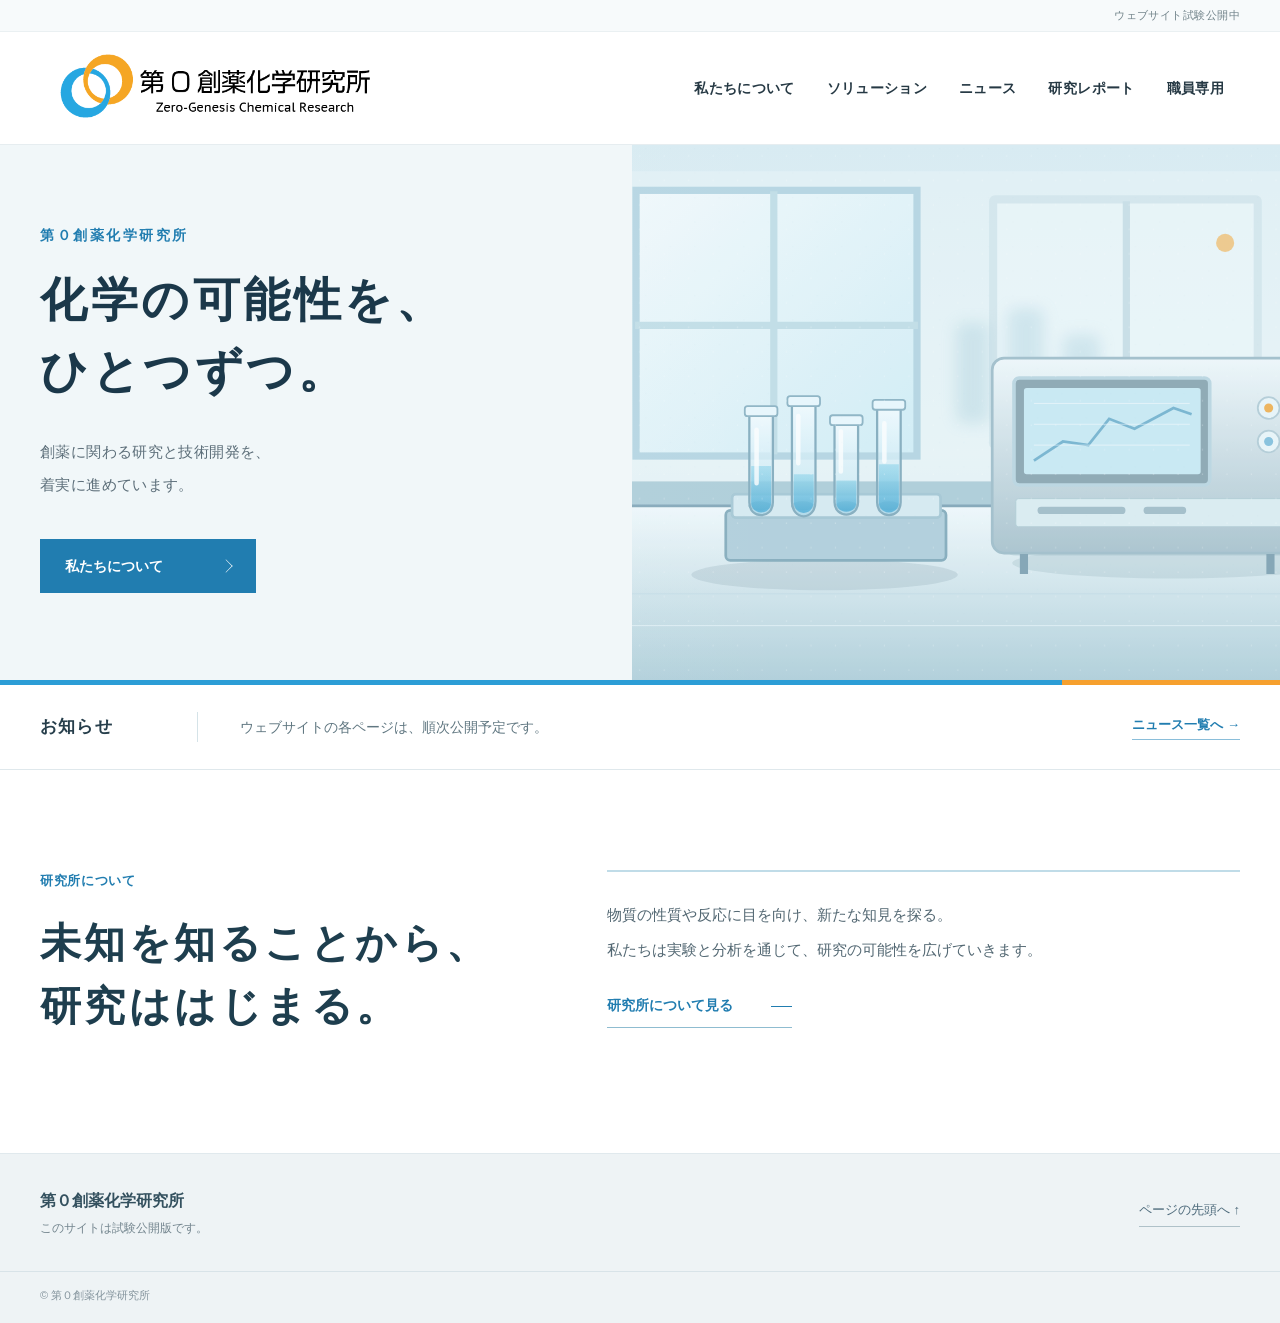
<file: index.html>
<!doctype html>
<html lang="ja">
<head>
  <meta charset="utf-8">
  <meta name="viewport" content="width=device-width, initial-scale=1">
  <meta name="theme-color" content="#ffffff">
  <meta name="description" content="第０創薬化学研究所のウェブサイト。現在、試験公開中です。">
  <title>第０創薬化学研究所</title>
  <link rel="icon" type="image/png" href="image/soyaku_logo.png">
  <link rel="stylesheet" href="css/style.css">
  <script src="js/main.js" defer></script>
</head>
<body>
  <div class="utility"><div class="container">ウェブサイト試験公開中</div></div>
  <header class="site-header">
    <div class="container header-layout">
      <a class="site-logo" href="index.html" aria-label="第０創薬化学研究所 トップページ"><img src="image/soyaku_logo.png" alt="第０創薬化学研究所" width="618" height="165"></a>
      <button class="menu-toggle" type="button" aria-label="メニューを開く" aria-expanded="false" aria-controls="main-nav" data-menu-toggle><span class="bar"></span><span class="bar"></span><span class="bar"></span></button>
      <nav id="main-nav" class="nav" aria-label="メインメニュー" data-main-nav>
        <a href="about.html">私たちについて</a>
        <a href="solutions.html">ソリューション</a>
        <a href="news.html">ニュース</a>
        <a href="reports.html">研究レポート</a>
        <a href="staff.html">職員専用</a>
      </nav>
    </div>
  </header>
  <main id="top">
    <section class="hero" aria-labelledby="hero-title">
      <div class="hero-photo"><img src="image/hero_laboratory.svg" alt="実験器具と分析装置を表現した研究室のイラスト" width="850" height="590"></div>
      <div class="container hero-grid">
        <div class="hero-copy">
          <p class="hero-kicker">第０創薬化学研究所</p>
          <h1 id="hero-title">化学の可能性を、<br>ひとつずつ。</h1>
          <p class="hero-description">創薬に関わる研究と技術開発を、<br>着実に進めています。</p>
          <a class="hero-link" href="about.html">私たちについて</a>
        </div>
      </div>
    </section>
    <div class="color-rule" aria-hidden="true"></div>
    <section class="newsbar" aria-labelledby="news-heading">
      <div class="container newsbar-layout">
        <h2 id="news-heading">お知らせ</h2>
        <p>ウェブサイトの各ページは、順次公開予定です。</p>
        <a href="news.html">ニュース一覧へ →</a>
      </div>
    </section>
    <section class="section-intro" aria-labelledby="intro-title">
      <div class="container intro-grid">
        <div>
          <p class="section-eyebrow">研究所について</p>
          <h2 id="intro-title">未知を知ることから、<br>研究ははじまる。</h2>
        </div>
        <div class="section-detail">
          <p>物質の性質や反応に目を向け、新たな知見を探る。<br>私たちは実験と分析を通じて、研究の可能性を広げていきます。</p>
          <a class="text-link" href="about.html">研究所について見る</a>
        </div>
      </div>
    </section>
  </main>
  <footer class="site-footer">
    <div class="container footer-row">
      <div><div class="footer-name">第０創薬化学研究所</div><p class="footer-note">このサイトは試験公開版です。</p></div>
      <a class="footer-back" href="#top">ページの先頭へ ↑</a>
    </div>
    <div class="footer-bar"><div class="container">© 第０創薬化学研究所</div></div>
  </footer>
</body>
</html>
</file>
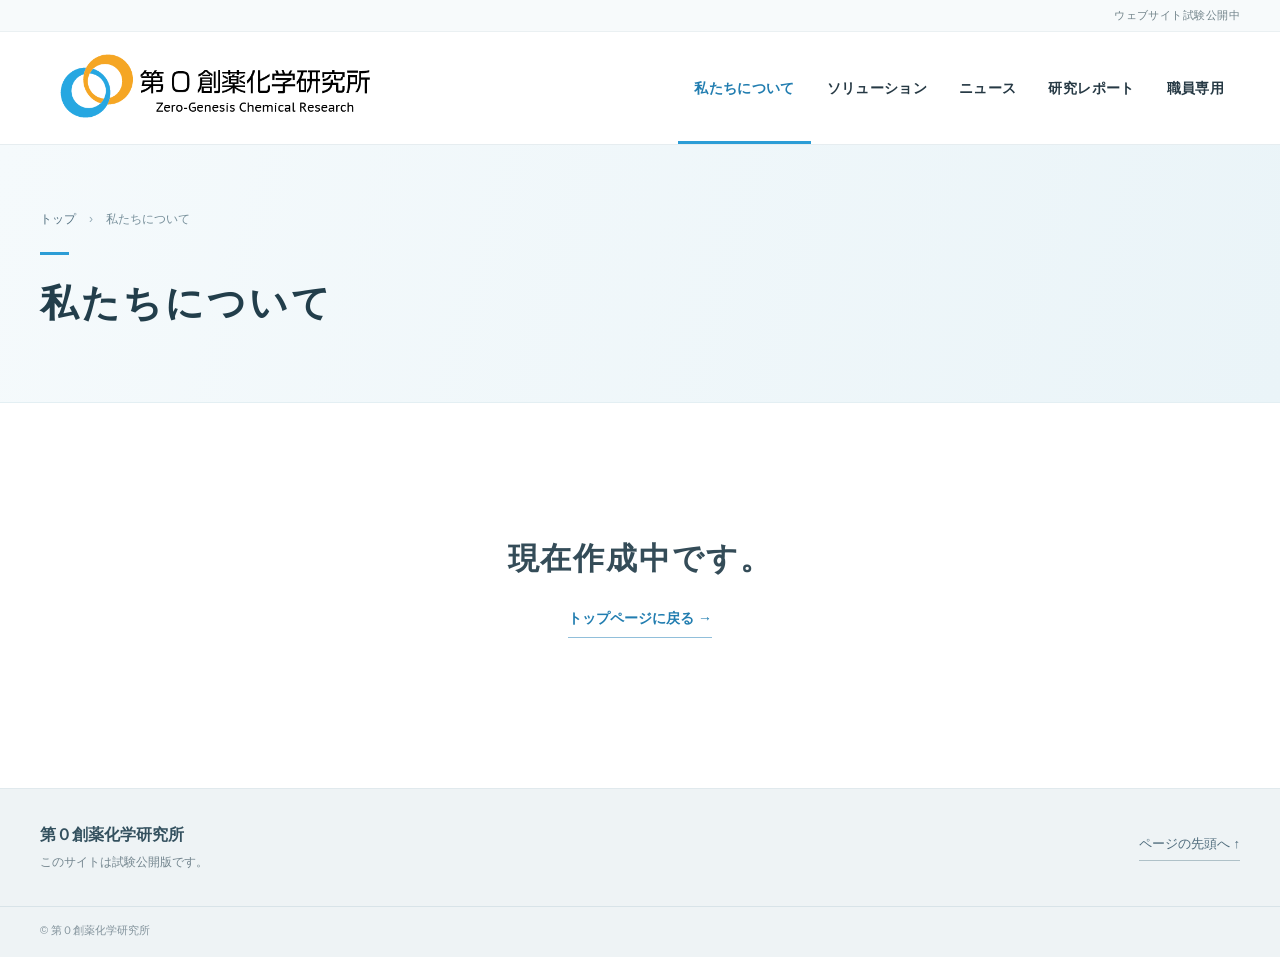
<file: about.html>
<!doctype html>
<html lang="ja">
<head>
  <meta charset="utf-8">
  <meta name="viewport" content="width=device-width, initial-scale=1">
  <meta name="theme-color" content="#ffffff">
  <meta name="description" content="第０創薬化学研究所の私たちについて。現在作成中です。">
  <title>私たちについて｜第０創薬化学研究所</title>
  <link rel="icon" type="image/png" href="image/soyaku_logo.png">
  <link rel="stylesheet" href="css/style.css">
  <script src="js/main.js" defer></script>
</head>
<body>
  <div class="utility"><div class="container">ウェブサイト試験公開中</div></div>
  <header class="site-header">
    <div class="container header-layout">
      <a class="site-logo" href="index.html" aria-label="第０創薬化学研究所 トップページ"><img src="image/soyaku_logo.png" alt="第０創薬化学研究所" width="618" height="165"></a>
      <button class="menu-toggle" type="button" aria-label="メニューを開く" aria-expanded="false" aria-controls="main-nav" data-menu-toggle><span class="bar"></span><span class="bar"></span><span class="bar"></span></button>
      <nav id="main-nav" class="nav" aria-label="メインメニュー" data-main-nav>
        <a href="about.html" aria-current="page">私たちについて</a>
        <a href="solutions.html">ソリューション</a>
        <a href="news.html">ニュース</a>
        <a href="reports.html">研究レポート</a>
        <a href="staff.html">職員専用</a>
      </nav>
    </div>
  </header>
  <main id="top">
    <section class="page-banner"><div class="container page-banner-body">
      <nav class="crumbs" aria-label="現在のページ"><a href="index.html">トップ</a><span class="sep">›</span><span aria-current="page">私たちについて</span></nav>
      <h1 class="page-title">私たちについて</h1>
    </div></section>
    <div class="container placeholder">
      <p class="placeholder-title">現在作成中です。</p>
      <a class="placeholder-return" href="index.html">トップページに戻る →</a>
    </div>
  </main>
  <footer class="site-footer">
    <div class="container footer-row"><div><div class="footer-name">第０創薬化学研究所</div><p class="footer-note">このサイトは試験公開版です。</p></div><a class="footer-back" href="#top">ページの先頭へ ↑</a></div>
    <div class="footer-bar"><div class="container">© 第０創薬化学研究所</div></div>
  </footer>
</body>
</html>
</file>
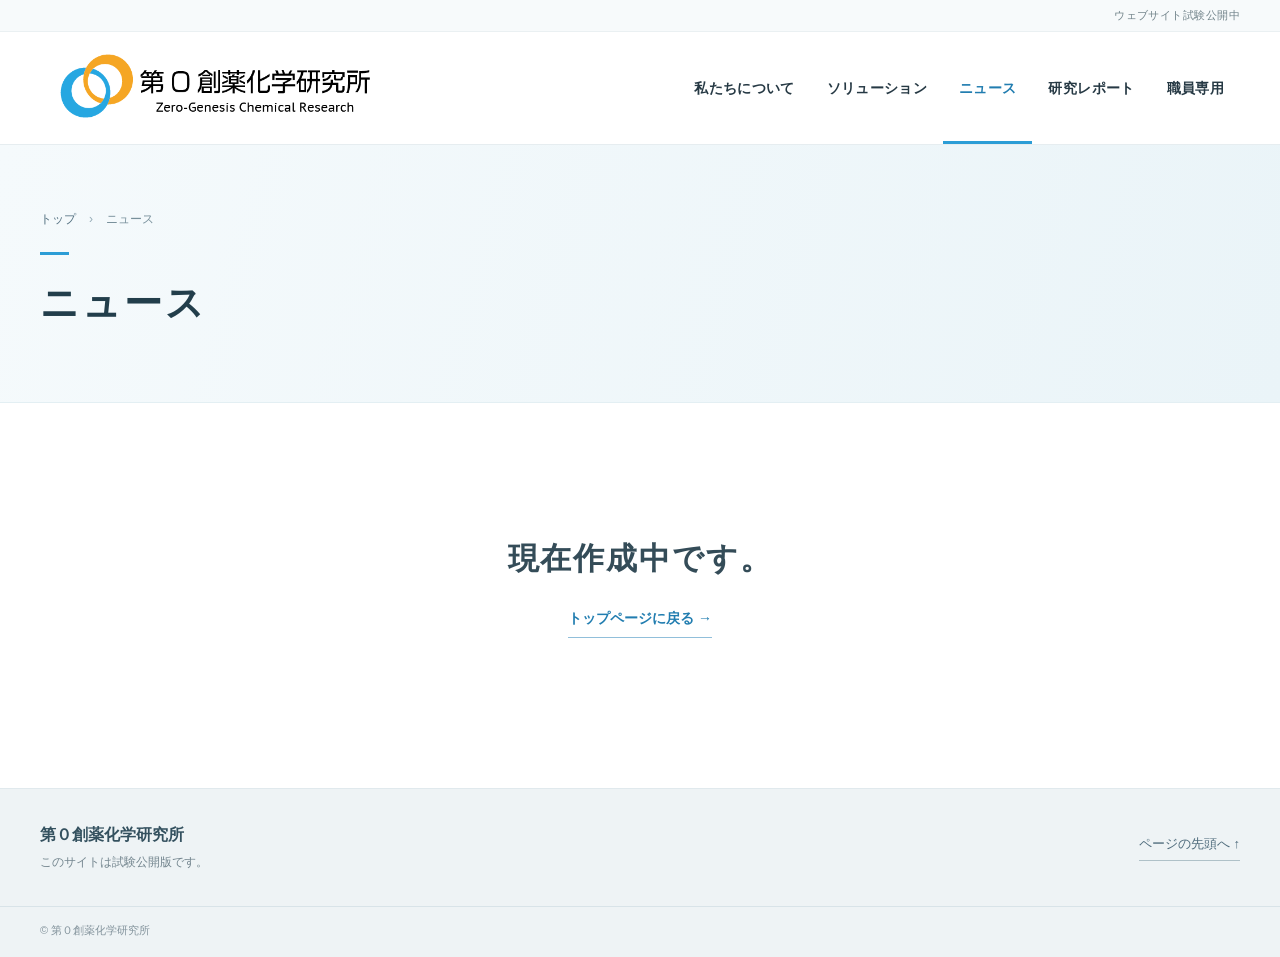
<file: news.html>
<!doctype html>
<html lang="ja">
<head>
  <meta charset="utf-8">
  <meta name="viewport" content="width=device-width, initial-scale=1">
  <meta name="theme-color" content="#ffffff">
  <meta name="description" content="第０創薬化学研究所のニュース。現在作成中です。">
  <title>ニュース｜第０創薬化学研究所</title>
  <link rel="icon" type="image/png" href="image/soyaku_logo.png">
  <link rel="stylesheet" href="css/style.css">
  <script src="js/main.js" defer></script>
</head>
<body>
  <div class="utility"><div class="container">ウェブサイト試験公開中</div></div>
  <header class="site-header">
    <div class="container header-layout">
      <a class="site-logo" href="index.html" aria-label="第０創薬化学研究所 トップページ"><img src="image/soyaku_logo.png" alt="第０創薬化学研究所" width="618" height="165"></a>
      <button class="menu-toggle" type="button" aria-label="メニューを開く" aria-expanded="false" aria-controls="main-nav" data-menu-toggle><span class="bar"></span><span class="bar"></span><span class="bar"></span></button>
      <nav id="main-nav" class="nav" aria-label="メインメニュー" data-main-nav>
        <a href="about.html">私たちについて</a>
        <a href="solutions.html">ソリューション</a>
        <a href="news.html" aria-current="page">ニュース</a>
        <a href="reports.html">研究レポート</a>
        <a href="staff.html">職員専用</a>
      </nav>
    </div>
  </header>
  <main id="top">
    <section class="page-banner"><div class="container page-banner-body">
      <nav class="crumbs" aria-label="現在のページ"><a href="index.html">トップ</a><span class="sep">›</span><span aria-current="page">ニュース</span></nav>
      <h1 class="page-title">ニュース</h1>
    </div></section>
    <div class="container placeholder">
      <p class="placeholder-title">現在作成中です。</p>
      <a class="placeholder-return" href="index.html">トップページに戻る →</a>
    </div>
  </main>
  <footer class="site-footer">
    <div class="container footer-row"><div><div class="footer-name">第０創薬化学研究所</div><p class="footer-note">このサイトは試験公開版です。</p></div><a class="footer-back" href="#top">ページの先頭へ ↑</a></div>
    <div class="footer-bar"><div class="container">© 第０創薬化学研究所</div></div>
  </footer>
</body>
</html>
</file>
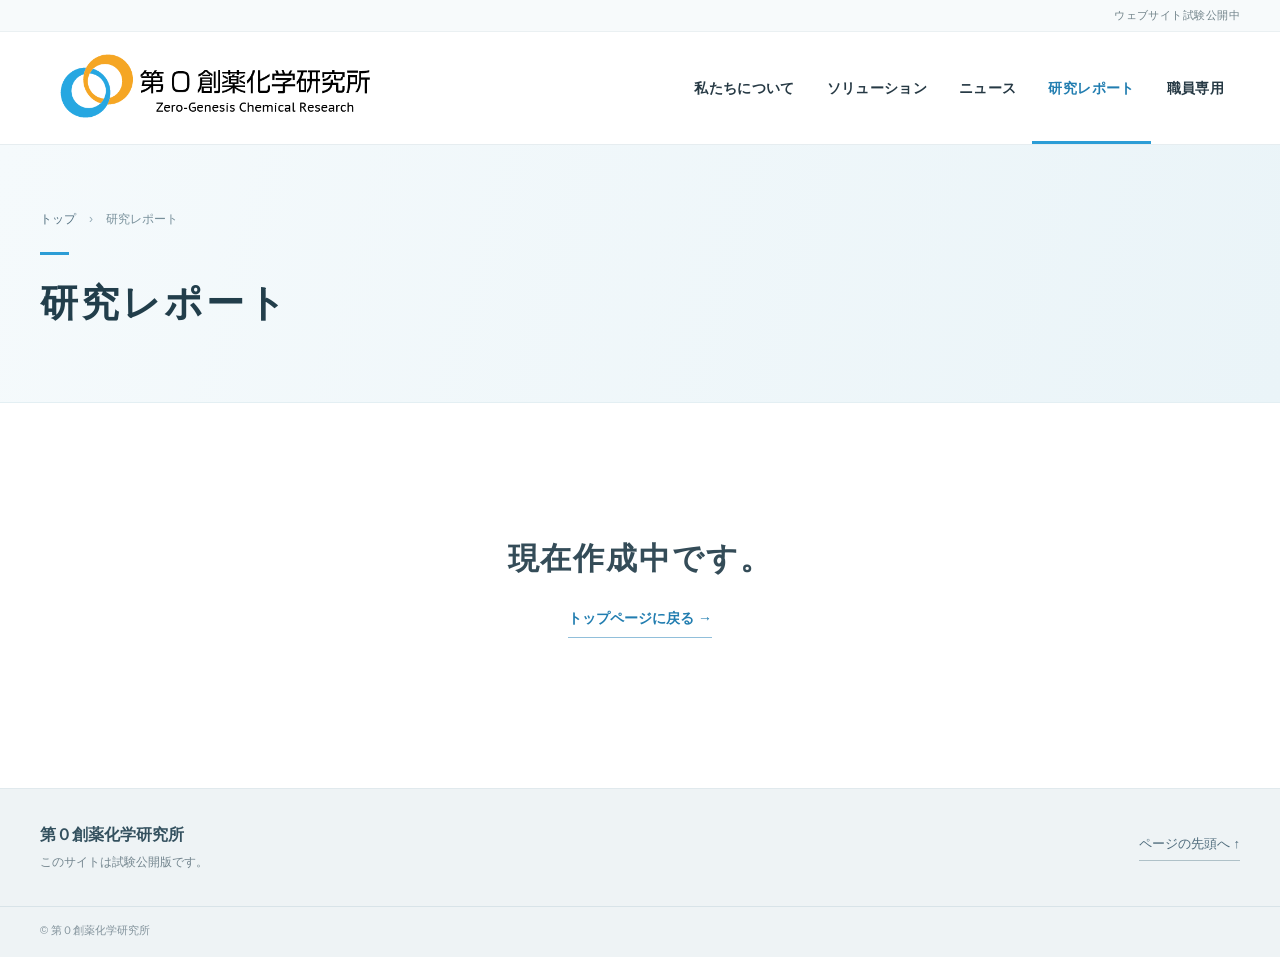
<file: reports.html>
<!doctype html>
<html lang="ja">
<head>
  <meta charset="utf-8">
  <meta name="viewport" content="width=device-width, initial-scale=1">
  <meta name="theme-color" content="#ffffff">
  <meta name="description" content="第０創薬化学研究所の研究レポート。現在作成中です。">
  <title>研究レポート｜第０創薬化学研究所</title>
  <link rel="icon" type="image/png" href="image/soyaku_logo.png">
  <link rel="stylesheet" href="css/style.css">
  <script src="js/main.js" defer></script>
</head>
<body>
  <div class="utility"><div class="container">ウェブサイト試験公開中</div></div>
  <header class="site-header">
    <div class="container header-layout">
      <a class="site-logo" href="index.html" aria-label="第０創薬化学研究所 トップページ"><img src="image/soyaku_logo.png" alt="第０創薬化学研究所" width="618" height="165"></a>
      <button class="menu-toggle" type="button" aria-label="メニューを開く" aria-expanded="false" aria-controls="main-nav" data-menu-toggle><span class="bar"></span><span class="bar"></span><span class="bar"></span></button>
      <nav id="main-nav" class="nav" aria-label="メインメニュー" data-main-nav>
        <a href="about.html">私たちについて</a>
        <a href="solutions.html">ソリューション</a>
        <a href="news.html">ニュース</a>
        <a href="reports.html" aria-current="page">研究レポート</a>
        <a href="staff.html">職員専用</a>
      </nav>
    </div>
  </header>
  <main id="top">
    <section class="page-banner"><div class="container page-banner-body">
      <nav class="crumbs" aria-label="現在のページ"><a href="index.html">トップ</a><span class="sep">›</span><span aria-current="page">研究レポート</span></nav>
      <h1 class="page-title">研究レポート</h1>
    </div></section>
    <div class="container placeholder">
      <p class="placeholder-title">現在作成中です。</p>
      <a class="placeholder-return" href="index.html">トップページに戻る →</a>
    </div>
  </main>
  <footer class="site-footer">
    <div class="container footer-row"><div><div class="footer-name">第０創薬化学研究所</div><p class="footer-note">このサイトは試験公開版です。</p></div><a class="footer-back" href="#top">ページの先頭へ ↑</a></div>
    <div class="footer-bar"><div class="container">© 第０創薬化学研究所</div></div>
  </footer>
</body>
</html>
</file>
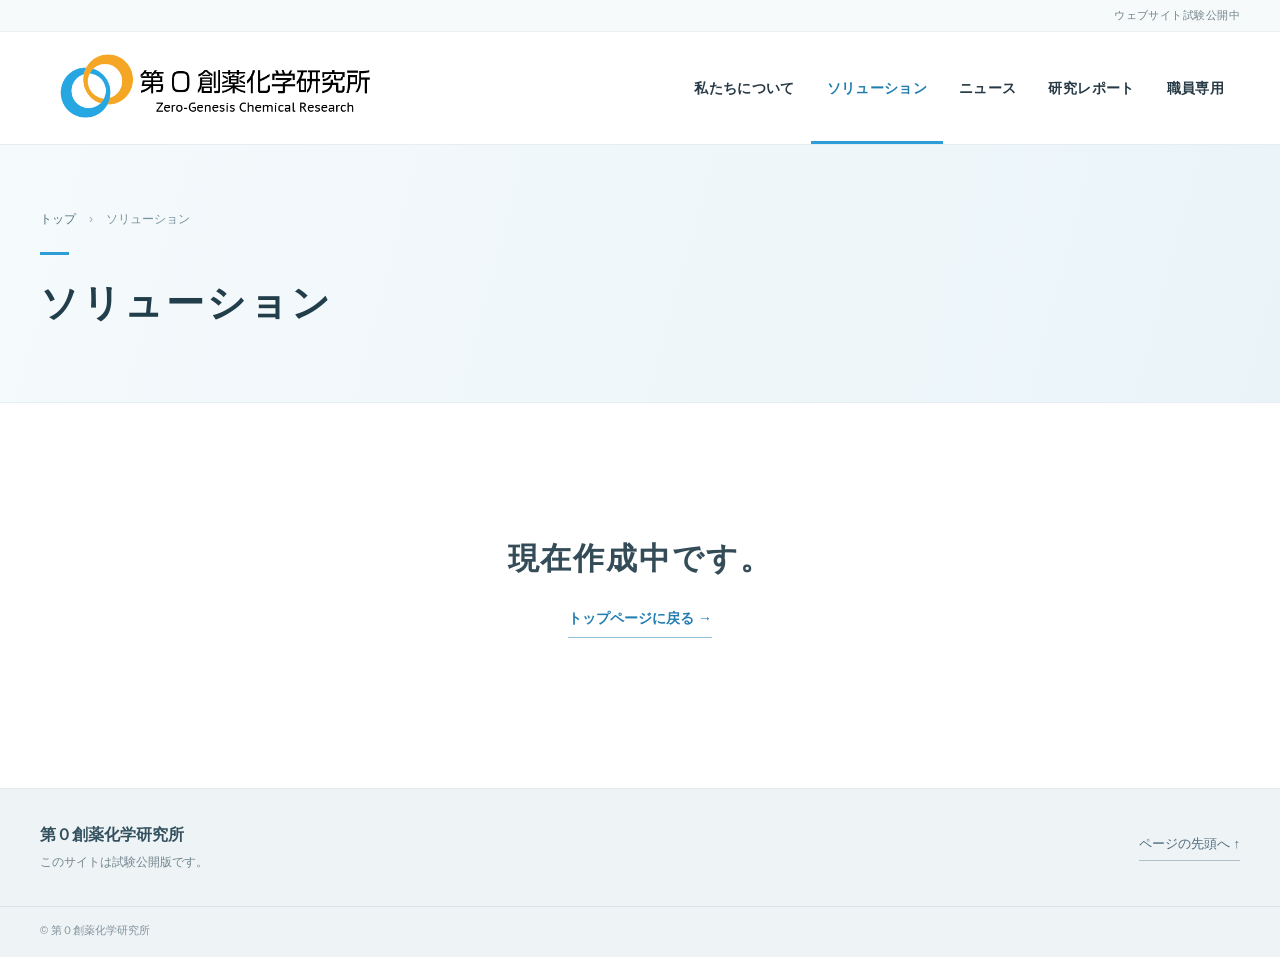
<file: solutions.html>
<!doctype html>
<html lang="ja">
<head>
  <meta charset="utf-8">
  <meta name="viewport" content="width=device-width, initial-scale=1">
  <meta name="theme-color" content="#ffffff">
  <meta name="description" content="第０創薬化学研究所のソリューション。現在作成中です。">
  <title>ソリューション｜第０創薬化学研究所</title>
  <link rel="icon" type="image/png" href="image/soyaku_logo.png">
  <link rel="stylesheet" href="css/style.css">
  <script src="js/main.js" defer></script>
</head>
<body>
  <div class="utility"><div class="container">ウェブサイト試験公開中</div></div>
  <header class="site-header">
    <div class="container header-layout">
      <a class="site-logo" href="index.html" aria-label="第０創薬化学研究所 トップページ"><img src="image/soyaku_logo.png" alt="第０創薬化学研究所" width="618" height="165"></a>
      <button class="menu-toggle" type="button" aria-label="メニューを開く" aria-expanded="false" aria-controls="main-nav" data-menu-toggle><span class="bar"></span><span class="bar"></span><span class="bar"></span></button>
      <nav id="main-nav" class="nav" aria-label="メインメニュー" data-main-nav>
        <a href="about.html">私たちについて</a>
        <a href="solutions.html" aria-current="page">ソリューション</a>
        <a href="news.html">ニュース</a>
        <a href="reports.html">研究レポート</a>
        <a href="staff.html">職員専用</a>
      </nav>
    </div>
  </header>
  <main id="top">
    <section class="page-banner"><div class="container page-banner-body">
      <nav class="crumbs" aria-label="現在のページ"><a href="index.html">トップ</a><span class="sep">›</span><span aria-current="page">ソリューション</span></nav>
      <h1 class="page-title">ソリューション</h1>
    </div></section>
    <div class="container placeholder">
      <p class="placeholder-title">現在作成中です。</p>
      <a class="placeholder-return" href="index.html">トップページに戻る →</a>
    </div>
  </main>
  <footer class="site-footer">
    <div class="container footer-row"><div><div class="footer-name">第０創薬化学研究所</div><p class="footer-note">このサイトは試験公開版です。</p></div><a class="footer-back" href="#top">ページの先頭へ ↑</a></div>
    <div class="footer-bar"><div class="container">© 第０創薬化学研究所</div></div>
  </footer>
</body>
</html>
</file>
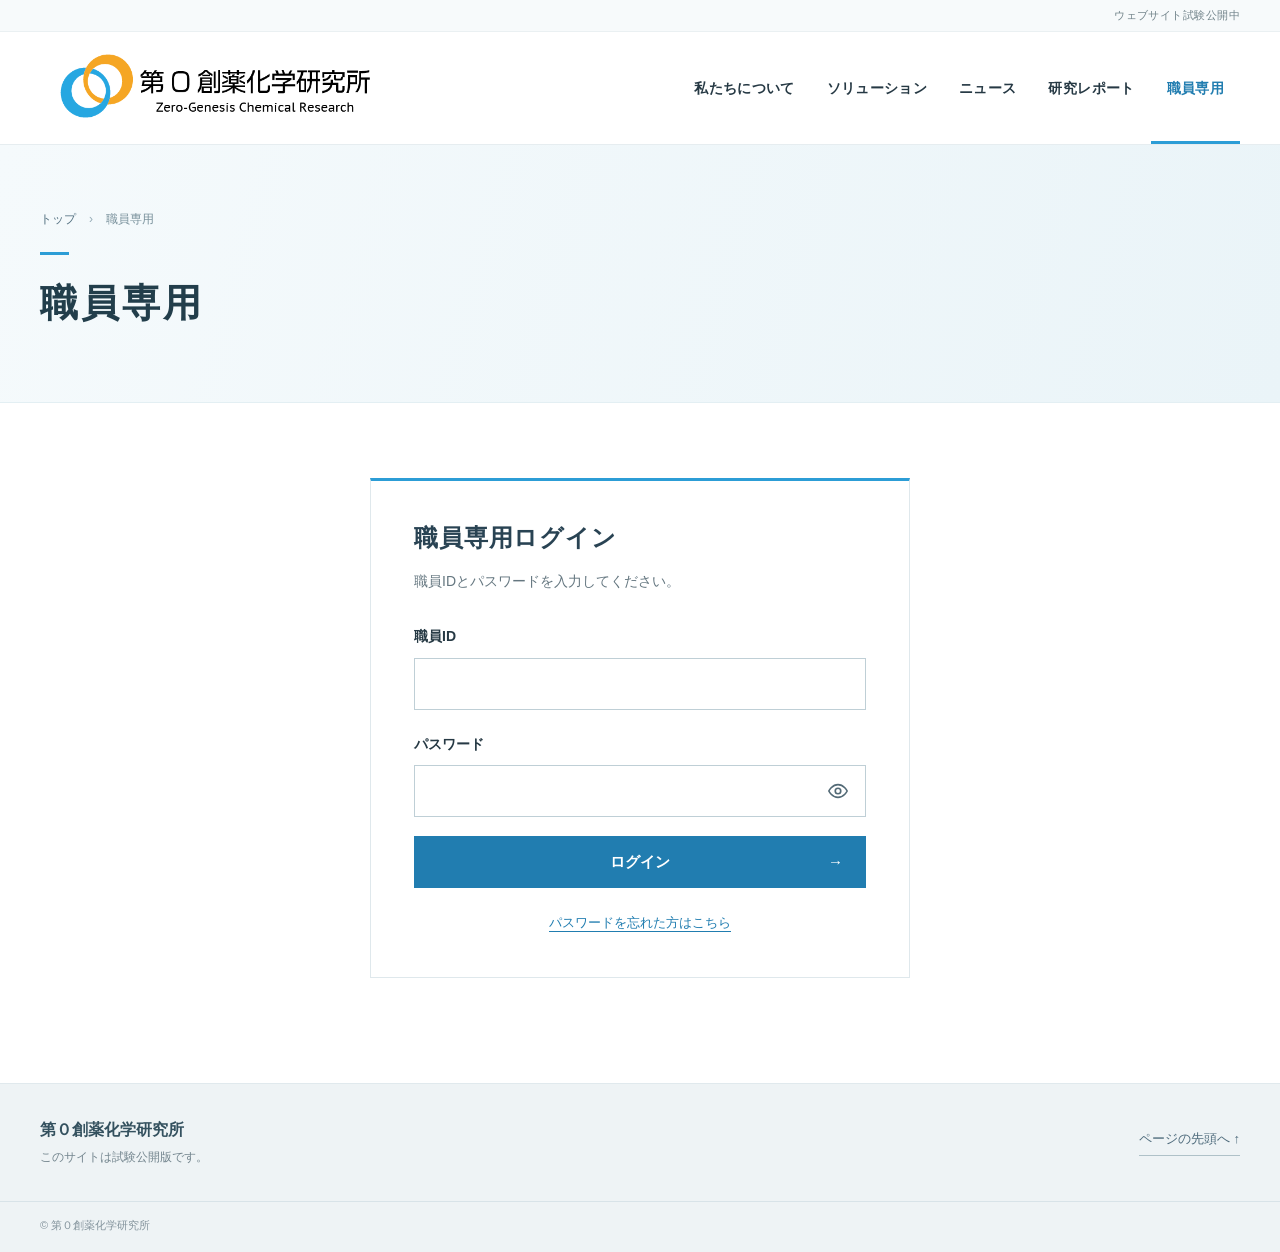
<file: staff.html>
<!doctype html>
<html lang="ja">
<head>
  <meta charset="utf-8">
  <meta name="viewport" content="width=device-width, initial-scale=1">
  <meta name="theme-color" content="#ffffff">
  <meta name="description" content="第０創薬化学研究所の職員専用ログインページ。">
  <title>職員専用｜第０創薬化学研究所</title>
  <link rel="icon" type="image/png" href="image/soyaku_logo.png">
  <link rel="stylesheet" href="css/style.css?v=20261104-login">
  <script src="js/main.js" defer></script>
  <script src="js/staff.js?v=20261104-login" defer></script>
</head>
<body>
  <div class="utility"><div class="container">ウェブサイト試験公開中</div></div>
  <header class="site-header">
    <div class="container header-layout">
      <a class="site-logo" href="index.html" aria-label="第０創薬化学研究所 トップページ"><img src="image/soyaku_logo.png" alt="第０創薬化学研究所" width="618" height="165"></a>
      <button class="menu-toggle" type="button" aria-label="メニューを開く" aria-expanded="false" aria-controls="main-nav" data-menu-toggle><span class="bar"></span><span class="bar"></span><span class="bar"></span></button>
      <nav id="main-nav" class="nav" aria-label="メインメニュー" data-main-nav>
        <a href="about.html">私たちについて</a>
        <a href="solutions.html">ソリューション</a>
        <a href="news.html">ニュース</a>
        <a href="reports.html">研究レポート</a>
        <a href="staff.html" aria-current="page">職員専用</a>
      </nav>
    </div>
  </header>
  <main id="top">
    <section class="page-banner"><div class="container page-banner-body">
      <nav class="crumbs" aria-label="現在のページ"><a href="index.html">トップ</a><span class="sep">›</span><span aria-current="page">職員専用</span></nav>
      <h1 class="page-title">職員専用</h1>
    </div></section>
    <section class="staff-section" aria-label="職員専用ログイン">
      <div class="container">
        <div class="staff-panel" id="staffLoginPanel">
          <h2>職員専用ログイン</h2>
          <p class="staff-lead">職員IDとパスワードを入力してください。</p>
          <form id="staffLoginForm" novalidate>
            <div class="staff-field-group">
              <label class="staff-field-label" for="staffId">職員ID</label>
              <input class="staff-field" id="staffId" name="staffId" type="text" autocomplete="username" autocapitalize="off" spellcheck="false" required aria-describedby="loginError">
            </div>
            <div class="staff-field-group">
              <label class="staff-field-label" for="staffPassword">パスワード</label>
              <div class="staff-password-wrap">
                <input class="staff-field" id="staffPassword" name="password" type="password" autocomplete="current-password" required aria-describedby="loginError">
                <button class="staff-visibility" id="toggleStaffPassword" type="button" aria-label="パスワードを表示" title="パスワードを表示" aria-controls="staffPassword" aria-pressed="false">
                  <svg id="staffEyeOpen" viewBox="0 0 24 24" width="22" height="22" fill="none" stroke="currentColor" stroke-width="1.8" stroke-linecap="round" stroke-linejoin="round" aria-hidden="true"><path d="M2 12s3.5-7 10-7 10 7 10 7-3.5 7-10 7S2 12 2 12Z"/><circle cx="12" cy="12" r="3"/></svg>
                  <svg id="staffEyeClosed" viewBox="0 0 24 24" width="22" height="22" fill="none" stroke="currentColor" stroke-width="1.8" stroke-linecap="round" stroke-linejoin="round" aria-hidden="true" hidden><path d="M3 3 21 21"/><path d="M10.6 5.1A10.4 10.4 0 0 1 12 5c6.5 0 10 7 10 7a17.1 17.1 0 0 1-3.1 4.1"/><path d="M6.4 6.5C3.5 8.3 2 12 2 12s3.5 7 10 7a10 10 0 0 0 4.3-.9"/><path d="M10 10a3 3 0 0 0 4 4"/></svg>
                </button>
              </div>
            </div>
            <p class="staff-error" id="loginError" role="alert" hidden></p>
            <button type="submit" class="staff-submit">ログイン<span aria-hidden="true">→</span></button>
          </form>
          <a href="#password-help" class="forgot-link" id="openPasswordHelp">パスワードを忘れた方はこちら</a>
        </div>
        <div class="staff-records" id="staffSuccessPanel" hidden>
          <div class="staff-records-heading">
            <div>
              <h2 id="staffRecordsTitle" tabindex="-1">研究記録</h2>
              <p>共有履歴</p>
            </div>
            <span class="staff-record-count">1件</span>
          </div>
          <article class="staff-record-entry" aria-label="共有された研究記録">
            <div class="staff-record-summary">
              <span class="staff-record-symbol" aria-hidden="true">
                <svg width="22" height="22" viewBox="0 0 24 24" fill="none" stroke="currentColor" stroke-width="1.7" stroke-linecap="round" stroke-linejoin="round"><path d="M12 16V3m0 0L7 8m5-5 5 5"/><path d="M4 14v5a2 2 0 0 0 2 2h12a2 2 0 0 0 2-2v-5"/></svg>
              </span>
              <div>
                <p class="staff-record-activity">研究記録を共有しました。</p>
                <p class="staff-record-kind">共有ファイル</p>
              </div>
            </div>
            <div class="staff-record-image-wrap" id="evidenceImageWrap">
              <img id="evidenceImage" src="image/evidence.png" alt="共有された研究記録" loading="eager" decoding="async">
              <p class="staff-record-missing" id="evidenceMissing" role="status" hidden>研究記録の画像は現在準備中です。</p>
            </div>
            <a class="staff-record-view" id="evidenceView" href="image/evidence.png" target="_blank" rel="noopener noreferrer">画像を拡大して見る<span aria-hidden="true">↗</span></a>
          </article>
        </div>
      </div>
    </section>
  </main>
  <dialog class="security-dialog" id="passwordHelpDialog" aria-labelledby="securityDialogTitle">
    <div class="security-dialog-header">
      <h2 id="securityDialogTitle">パスワードを忘れた方へ</h2>
      <button type="button" id="closePasswordHelp" class="security-close" aria-label="閉じる">×</button>
    </div>
    <div class="security-dialog-content">
      <div id="securityGallery" class="security-gallery" tabindex="0" role="region" aria-roledescription="カルーセル" aria-label="パスワードに関するご案内">
        <div id="securitySlides" class="security-slides"></div>
      </div>
      <p class="security-gallery-message" id="securityGalleryMessage" role="status" hidden></p>
      <div class="security-controls" id="securityControls" hidden>
        <button type="button" class="security-arrow" id="securityPrev" aria-label="前の画像へ"><svg viewBox="0 0 24 24" width="20" height="20" fill="none" stroke="currentColor" stroke-width="1.8" aria-hidden="true"><path d="M15 4 7 12l8 8" /></svg></button>
        <div class="security-progress">
          <span class="security-count" id="securityCount" aria-live="polite"></span>
          <div class="security-dots" id="securityDots" aria-label="画像の位置"></div>
        </div>
        <button type="button" class="security-arrow" id="securityNext" aria-label="次の画像へ"><svg viewBox="0 0 24 24" width="20" height="20" fill="none" stroke="currentColor" stroke-width="1.8" aria-hidden="true"><path d="M9 4 17 12l-8 8" /></svg></button>
      </div>
    </div>
  </dialog>
  <footer class="site-footer">
    <div class="container footer-row"><div><div class="footer-name">第０創薬化学研究所</div><p class="footer-note">このサイトは試験公開版です。</p></div><a class="footer-back" href="#top">ページの先頭へ ↑</a></div>
    <div class="footer-bar"><div class="container">© 第０創薬化学研究所</div></div>
  </footer>
</body>
</html>
</file>
<file: css/style.css>
@charset "UTF-8";
:root {
  --ink: #263944;
  --ink-deep: #16394b;
  --muted: #657780;
  --line: #dfe8ec;
  --pale: #f5f8f9;
  --blue: #2c9dd6;
  --blue-deep: #217db0;
  --blue-wash: #edf6fa;
  --orange: #f6a02e;
  --paper: #ffffff;
  font-family: "Yu Gothic", "YuGothic", "Noto Sans JP", "Hiragino Kaku Gothic ProN", "Hiragino Sans", Meiryo, sans-serif;
  color: var(--ink);
  color-scheme: light;
}
*, *::before, *::after { box-sizing: border-box; }
html { scroll-behavior: smooth; }
body { background: var(--paper); margin: 0; font-size: 15px; line-height: 1.75; -webkit-font-smoothing: antialiased; }
a { color: inherit; text-decoration: none; }
button { font: inherit; }
img { max-width: 100%; }
:focus-visible { outline: 3px solid #6db9e0; outline-offset: 4px; }
.container { width: min(100% - 80px, 1200px); margin-inline: auto; }
.sr-only { position: absolute; width:1px; height:1px; padding:0; margin:-1px; overflow:hidden; clip:rect(0,0,0,0); white-space:nowrap; border:0; }
.utility { height: 32px; border-bottom: 1px solid #eaf0f2; background: #f7fafb; font-size: 11px; color: #71838a; }
.utility .container { height: 100%; display: flex; align-items: center; justify-content: flex-end; letter-spacing: .04em; }
.site-header { background: white; border-bottom: 1px solid #e6edf0; position: relative; z-index: 30; }
.header-layout { display:flex; justify-content:space-between; align-items:center; gap: 28px; min-height: 112px; }
.site-logo { display:block; flex: 0 0 auto; width: clamp(280px, 29vw, 350px); }
.site-logo img { display:block; width:100%; height:auto; }
.nav { display:flex; align-items:stretch; align-self:stretch; }
.nav a { display:flex; align-items:center; justify-content:center; white-space:nowrap; text-align:center; padding: 0 clamp(11px,1.25vw,20px); font-size: 14px; font-weight:700; letter-spacing:.025em; border-bottom: 3px solid transparent; padding-top: 3px; transition: color .2s, border-color .2s; }
.nav a:hover, .nav a[aria-current="page"] { border-bottom-color: var(--blue); color: var(--blue-deep); }
.menu-toggle { display:none; border:1px solid #dbe5e9; background:white; border-radius: 2px; width:48px; height:45px; align-items:center; justify-content:center; padding:11px; flex-direction:column; gap:6px; cursor:pointer; }
.menu-toggle .bar { display:block; width:22px; height:2px; background:#294553; transition:transform .22s, opacity .22s; }
.menu-toggle[aria-expanded="true"] .bar:nth-child(1) { transform:translateY(8px) rotate(45deg); }
.menu-toggle[aria-expanded="true"] .bar:nth-child(2) { opacity:0; }
.menu-toggle[aria-expanded="true"] .bar:nth-child(3) { transform:translateY(-8px) rotate(-45deg); }
.hero { position:relative; overflow:hidden; isolation:isolate; background:#f1f7f9; }
.hero-grid { display:grid; grid-template-columns: 49% 51%; min-height: 535px; }
.hero-copy { z-index:2; display:flex; flex-direction:column; justify-content:center; padding:68px 24px 77px 0; }
.hero-kicker { color:var(--blue-deep); font-size:14px; letter-spacing:.18em; font-weight:700; margin:0 0 18px; }
.hero h1 { color:#1b384a; font-size: clamp(34px,3.65vw,53px); line-height:1.52; letter-spacing:.075em; font-weight:700; margin:0 0 29px; }
.hero-description { font-size:15px; line-height:2.15; margin:0; color:#5c6e79; letter-spacing:.025em; }
.hero-photo { position:absolute; height:100%; top:0; right:0; width:50.6%; background:linear-gradient(135deg,#e7f3f7,#bfdbe6); }
.hero-photo::before { content:""; position:absolute; inset:0; background:linear-gradient(90deg,rgba(242,248,250,.03),transparent 27%); pointer-events:none; z-index:1; }
.hero-photo img { display:block; width:100%; height:100%; object-fit:cover; object-position:center; }
.hero-link { align-self:flex-start; margin-top:38px; min-width:216px; display:inline-flex; align-items:center; justify-content:space-between; gap:36px; background:var(--blue-deep); color:#fff; padding:15px 20px 15px 25px; font-size:14px; font-weight:700; transition:background .16s; }
.hero-link::after { content:""; width:16px; height:16px; border-top:1px solid currentColor; border-right:1px solid currentColor; transform:rotate(45deg) scale(.58); margin-right:2px; }
.hero-link:hover { background:#185e87; }
.color-rule { height: 5px; background:linear-gradient(to right, var(--blue) 0 83%, var(--orange) 83% 100%); }
.newsbar { background:#fff; border-bottom:1px solid var(--line); }
.newsbar-layout { display:flex; align-items:center; gap:42px; padding:27px 0; }
.newsbar h2 { flex:0 0 158px; font-size:17px; letter-spacing:.07em; margin:0; color:#263e4b; border-right:1px solid #d5e3e8; }
.newsbar p { flex:1; min-width:0; margin:0; color:#607781; font-size:14px; }
.newsbar a { font-size:13px; color:var(--blue-deep); font-weight:700; white-space:nowrap; border-bottom:1px solid #8abeda; padding-bottom:3px; }
.newsbar a:hover { color:#17445b; }
.section-intro { padding:100px 0 115px; }
.intro-grid { display:grid; grid-template-columns: .88fr 1.12fr; gap:70px; align-items:start; }
.section-eyebrow { color:var(--blue-deep); font-size:13px; letter-spacing:.05em; font-weight:700; margin:0 0 19px; }
.section-intro h2 { color:#1e3e4e; font-size:clamp(28px,3.2vw,41px); font-weight:700; letter-spacing:.085em; line-height:1.55; margin:0; }
.section-detail { border-top:2px solid #c0dce8; padding-top:25px; }
.section-detail p { font-size:15px; line-height:2.35; margin:0; color:#526772; }
.text-link { display:inline-flex; gap:38px; align-items:center; color:var(--blue-deep); font-size:14px; font-weight:700; padding-bottom:9px; margin-top:26px; border-bottom:1px solid #8fbcd0; }
.text-link::after { content:""; width:21px; border-top:1px solid currentColor; transform:translateY(1px); }
.text-link:hover { color:#17445b; }
.site-footer { background:#eef3f5; border-top:1px solid #e0e9ed; }
.footer-row { min-height:117px; display:flex; align-items:center; justify-content:space-between; gap:24px; }
.footer-name { font-size:16px; font-weight:700; color:#34515f; }
.footer-note { font-size:12px; color:#73858e; margin:3px 0 0; }
.footer-back { color:#4d6a7b; font-size:13px; border-bottom:1px solid #afc1c8; padding-bottom:4px; }
.footer-bar { border-top:1px solid #d8e3e8; color:#83939c; font-size:11px; padding:14px 0 17px; }
/* Individual placeholder pages */
.page-banner { background:linear-gradient(105deg,#f5fafc,#eaf4f8); border-bottom:1px solid #e3eff3; }
.page-banner-body { padding:64px 0 70px; }
.crumbs { display:flex; gap:13px; align-items:center; font-size:12px; color:#78909b; margin:0 0 22px; }
.crumbs a { color:#547181; }
.crumbs a:hover { text-decoration:underline; }
.crumbs .sep { color:#94abb5; }
.page-title { font-size:clamp(30px,3vw,41px); font-weight:700; letter-spacing:.08em; line-height:1.5; margin:0; color:#223e4b; }
.page-title::before { content:""; width:29px; height:3px; display:block; margin-bottom:19px; background:var(--blue); }
.placeholder { min-height:385px; display:flex; flex-direction:column; align-items:center; justify-content:center; padding:70px 24px 90px; text-align:center; }
.placeholder-title { color:#344c58; font-size:clamp(23px, 2.6vw,31px); font-weight:600; letter-spacing:.06em; margin:0 0 20px; }
.placeholder-return { color:var(--blue-deep); border-bottom:1px solid #91bfda; font-size:14px; font-weight:700; padding:0 0 6px; }
.placeholder-return:hover { color:#194c63; }

/* Staff login */
.staff-section { min-height:430px; padding:75px 0 105px; background:#fff; }
.staff-panel { max-width:540px; margin:0 auto; padding:36px 43px 42px; border:1px solid var(--line); border-top:3px solid var(--blue); }
.staff-panel h2 { color:#294353; font-size:24px; font-weight:700; letter-spacing:.035em; margin:0 0 10px; }
.staff-lead { color:var(--muted); font-size:14px; margin:0 0 31px; }
.staff-field-label { display:block; margin:0 0 9px; font-size:14px; font-weight:700; }
.staff-field { display:block; width:100%; height:52px; padding:11px 14px; font:inherit; font-size:16px; letter-spacing:.08em; border:1px solid #bfcfd6; border-radius:0; outline-offset:3px; background:#fff; color:var(--ink); }
.staff-field:focus { border-color:var(--blue-deep); outline:2px solid #b0dbee; }
.staff-field-group + .staff-field-group { margin-top:22px; }
.staff-password-wrap { position:relative; }
.staff-password-wrap .staff-field { padding-right:60px; }
.staff-visibility { position:absolute; top:50%; right:5px; transform:translateY(-50%); display:grid; place-items:center; width:46px; height:44px; padding:0; border:0; background:transparent; color:#536a76; cursor:pointer; border-radius:2px; }
.staff-visibility:hover { color:var(--blue-deep); background:#eef7fb; }
.staff-visibility svg { display:block; }
.staff-visibility svg[hidden] { display:none; }

.staff-submit { cursor:pointer; width:100%; margin-top:19px; min-height:52px; border:1px solid var(--blue-deep); background:var(--blue-deep); color:#fff; font-size:15px; font-weight:700; display:flex; align-items:center; justify-content:center; position:relative; transition:background .2s; }
.staff-submit span { position:absolute; right:22px; }
.staff-submit:hover { background:#19648d; }
.staff-error { color:#a73d20; background:#fff4ef; border-left:3px solid #d86b43; font-size:13px; padding:10px 13px; margin:14px 0 -3px; }
.forgot-link { display:table; margin:24px auto 0; color:var(--blue-deep); font-size:13px; text-decoration:underline; text-underline-offset:4px; }
.forgot-link:hover { color:#174b6a; }
.staff-success { text-align:center; padding-top:70px; padding-bottom:70px; }
.staff-success h2 { margin-bottom:15px; }
.staff-success p { margin:0; color:var(--muted); }
/* Password help slideshow */
.security-dialog { border:0; border-radius:0; padding:0; max-width:calc(100vw - 30px); width:min(900px,calc(100vw - 30px)); max-height:calc(100dvh - 32px); overflow:auto; color:var(--ink); background:#fff; box-shadow:0 20px 70px #0a263b40; }
.security-dialog::backdrop { background:rgba(17,36,48,.74); }
.security-dialog-header { min-height:76px; display:flex; justify-content:space-between; align-items:center; gap:14px; padding:15px 22px 15px 30px; border-bottom:1px solid var(--line); }
.security-dialog-header h2 { font-size:19px; font-weight:700; line-height:1.5; margin:0; }
.security-close { cursor:pointer; flex:none; display:grid; place-items:center; background:#fff; border:1px solid #d9e3e8; color:#4b6573; width:42px; height:42px; padding:0; font-family:Arial,sans-serif; font-size:30px; font-weight:300; line-height:1; }
.security-close:hover { background:#eef6fa; }
.security-dialog-content { padding:24px 30px 27px; }
.security-gallery { width:100%; border:1px solid #e6edef; background:#f7f9fa; overflow-x:auto; overflow-y:hidden; overscroll-behavior-inline:contain; scroll-snap-type:x mandatory; scrollbar-width:none; scroll-behavior:smooth; }
.security-gallery::-webkit-scrollbar { display:none; }
.security-gallery:focus-visible { outline-offset:2px; }
.security-slides { display:flex; width:100%; }
.security-slide { flex:0 0 100%; min-width:0; scroll-snap-align:start; scroll-snap-stop:always; display:flex; align-items:center; justify-content:center; height:min(60dvh,630px); padding:12px; }
.security-slide img { width:auto; height:auto; max-width:100%; max-height:100%; object-fit:contain; display:block; }
.security-gallery-message { text-align:center; font-size:14px; color:var(--muted); margin:46px 0; }
.security-gallery:has(.security-slides:empty) { display:none; }
.security-controls { display:flex; align-items:center; justify-content:space-between; gap:15px; padding-top:16px; }
.security-arrow { display:grid; place-items:center; width:46px; height:44px; border:1px solid #d6e3e9; background:#fff; color:var(--blue-deep); cursor:pointer; flex:none; }
.security-arrow:hover:not(:disabled) { background:#eaf6fa; }
.security-arrow:disabled { cursor:default; color:#abb6bc; background:#f4f6f7; }
.security-progress { display:flex; flex-direction:column; align-items:center; gap:7px; min-width:0; }
.security-count { color:#4b6471; font-size:13px; font-variant-numeric:tabular-nums; }
.security-dots { display:flex; align-items:center; justify-content:center; gap:8px; flex-wrap:wrap; }
.security-dot { width:7px; height:7px; background:#cbd7dd; border-radius:50%; display:block; }
.security-dot.is-active { background:var(--blue-deep); }
body.security-dialog-open { overflow:hidden; }
@media (max-width:620px) {
  .staff-section { padding:48px 0 73px; }
  .staff-panel { padding:27px 22px 31px; }
  .staff-panel h2 { font-size:21px; }
  .staff-lead { font-size:13px; margin-bottom:27px; }
  .security-dialog { width:calc(100vw - 18px); max-width:calc(100vw - 18px); max-height:calc(100dvh - 18px); }
  .security-dialog-header { min-height:62px; padding:10px 12px 10px 17px; }
  .security-dialog-header h2 { font-size:16px; }
  .security-close { width:42px; height:42px; }
  .security-dialog-content { padding:13px 10px 19px; }
  .security-slide { height:min(64dvh,520px); padding:3px; }
  .security-controls { padding-top:12px; padding-inline:2px; }
}

@media (min-width: 1450px) { .hero-copy { padding-left:4px; } }
@media (max-width: 1120px) { .container { width:min(100% - 64px,1200px); }.header-layout{min-height:96px;gap:17px;}.site-logo{width:298px;}.nav a{font-size:12px;padding-inline:10px;} .hero-grid{min-height:480px;} .hero h1{font-size:42px;} }
@media (max-width: 880px) {
  .utility { height:26px; }
  .container { width:min(100% - 46px,1200px); }
  .header-layout { min-height:84px; }
  .site-logo { width:290px; }
  .menu-toggle { display:flex; }
  .nav { display:none; position:absolute; left:0; right:0; top:100%; background:white; padding:6px 23px 16px; box-shadow:0 14px 26px #1737471a; border-top:1px solid #e5edef; align-self:auto; }
  .nav.is-open { display:block; }
  .nav a { justify-content:space-between; text-align:left; border-bottom:1px solid #e5edef; padding:15px 8px; font-size:15px; }
  .nav a:hover,.nav a[aria-current="page"] { border-bottom-color:#e5edef; background:#f5fafc; }
  .hero-grid { grid-template-columns:55% 45%; min-height:430px; }
  .hero-photo { width:45%; }
  .hero h1 { font-size:35px; }
  .hero-description { font-size:14px; }
  .hero-copy { padding-block:52px; }
  .intro-grid { gap:36px; }
}
@media (max-width: 620px) {
  .container { width:min(100% - 34px,1200px); }
  .utility { display:none; }
  .header-layout { min-height:71px; gap:9px; }
  .site-logo { width:min(70%,267px); }
  .menu-toggle { width:42px; height:42px; }
  .hero { display:flex; flex-direction:column; }
  .hero-grid { display:block; min-height:0; order:2; width:100%; }
  .hero-photo { position:relative; inset:auto; order:1; width:100%; height:224px; }
  .hero-copy { padding:30px 0 42px; }
  .hero-kicker { font-size:12px; margin-bottom:10px; }
  .hero h1 { font-size:clamp(30px,7.25vw,39px); line-height:1.5; margin-bottom:16px; }
  .hero-description { font-size:13px; line-height:2.05; }
  .hero-link { margin-top:25px; min-width:190px; font-size:13px; padding:12px 16px 12px 19px; }
  .newsbar-layout { display:block; padding:23px 0 27px; }
  .newsbar h2 { font-size:16px; border-right:0; margin-bottom:12px; }
  .newsbar p { font-size:13px; margin-bottom:12px; line-height:1.95; }
  .newsbar a { font-size:12px; }
  .section-intro { padding:61px 0 73px; }
  .intro-grid { grid-template-columns:1fr; gap:22px; }
  .section-eyebrow { font-size:12px; margin-bottom:9px; }
  .section-intro h2 { font-size:29px; }
  .section-detail { padding-top:19px; }
  .section-detail p { font-size:13px; line-height:2.1; }
  .footer-row { min-height:120px; align-items:flex-start; flex-direction:column; justify-content:center; gap:13px; padding:23px 0; }
  .footer-name { font-size:14px; }
  .footer-note { font-size:11px; }
  .page-banner-body { padding:37px 0 41px; }
  .crumbs { font-size:11px; margin-bottom:19px; }
  .page-title { font-size:30px; }
  .placeholder { min-height:380px; padding:70px 16px; }
  .placeholder-title { font-size:23px; }
}
@media (prefers-reduced-motion: reduce) { * { scroll-behavior:auto!important; transition:none!important; } }

/* Staff: shared research record after login */
.staff-records { width:min(100%, 790px); margin:0 auto; }
.staff-records-heading { display:flex; align-items:flex-end; justify-content:space-between; gap:18px; margin:0 0 20px; }
.staff-records-heading h2 { font-size:clamp(24px,3vw,31px); font-weight:700; line-height:1.4; color:#294353; margin:0 0 7px; letter-spacing:.025em; }
.staff-records-heading h2:focus { outline:none; }
.staff-records-heading p { font-size:13px; color:var(--muted); margin:0; }
.staff-record-count { display:inline-block; min-width:48px; text-align:center; padding:5px 10px; font-size:13px; font-weight:700; background:#f1f6f8; color:#536f7c; border:1px solid #d9e5ea; }
.staff-record-entry { border:1px solid var(--line); border-top:3px solid var(--blue); background:white; }
.staff-record-summary { display:flex; align-items:center; gap:16px; padding:22px 25px; border-bottom:1px solid var(--line); }
.staff-record-symbol { display:grid; place-items:center; width:43px; height:43px; flex:none; background:#e8f4fa; color:var(--blue-deep); }
.staff-record-activity { font-weight:700; font-size:17px; line-height:1.6; margin:0 0 5px; color:#294353; }
.staff-record-kind { font-size:12px; line-height:1.5; color:var(--muted); margin:0; }
.staff-record-image-wrap { background:#f8fafb; padding:24px; text-align:center; }
.staff-record-image-wrap img { max-width:100%; width:auto; height:auto; max-height:none; display:block; margin:0 auto; border:1px solid #e0e5e8; box-shadow:0 1px 4px rgba(20,40,50,.06); }
.staff-record-image-wrap img[hidden] { display:none; }
.staff-record-missing { background:#fff; border:1px dashed #d2dce2; color:var(--muted); padding:68px 15px; margin:0; text-align:center; font-size:14px; }
.staff-record-view { display:flex; justify-content:center; align-items:center; gap:9px; padding:17px 20px; font-weight:700; color:var(--blue-deep); background:#fff; border-top:1px solid var(--line); font-size:13px; }
.staff-record-view:hover { background:#f4f9fc; }
.staff-record-view span { font-size:17px; font-weight:400; }
.staff-record-view[hidden] { display:none; }
@media (max-width:620px) {
  .staff-records-heading { margin-bottom:17px; }
  .staff-record-activity { font-size:15px; }
  .staff-record-summary { padding:17px 15px; gap:12px; }
  .staff-record-symbol { width:40px; height:40px; }
  .staff-record-image-wrap { padding:10px; }
  .staff-record-view { padding:15px 12px; }
}
</file>
